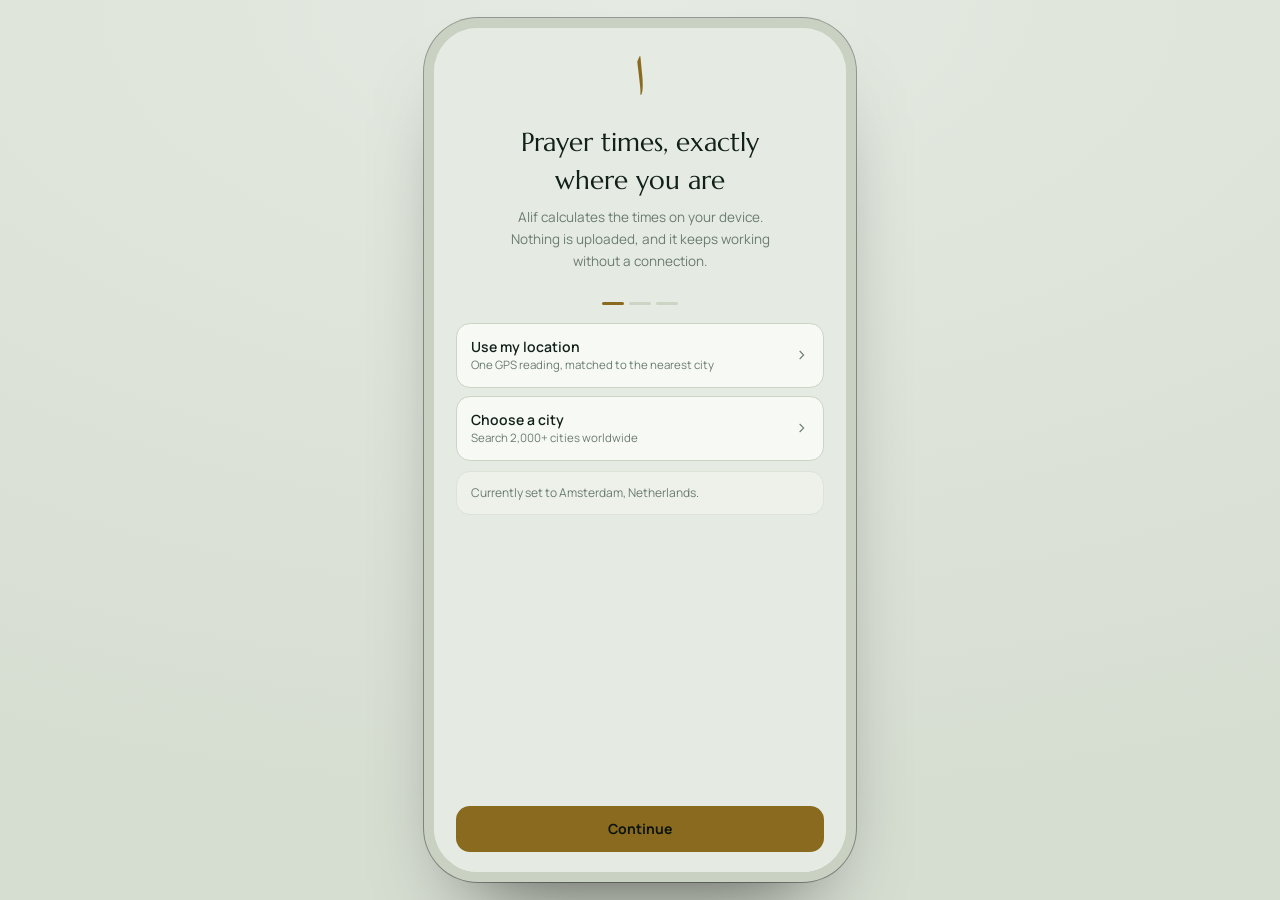
<file: alif/index.html>
<!doctype html>
<html lang="en">
<head>
<meta charset="utf-8">
<meta name="viewport" content="width=device-width, initial-scale=1, viewport-fit=cover">
<meta name="theme-color" content="#08120F">
<title>Alif — Quran &amp; Prayer Times</title>
<link rel="preconnect" href="https://fonts.googleapis.com">
<link rel="preconnect" href="https://fonts.gstatic.com" crossorigin>
<link rel="stylesheet" href="https://fonts.googleapis.com/css2?family=Marcellus&family=Manrope:wght@400;500;600;700&family=Amiri+Quran&family=Amiri:wght@400;700&display=swap">
<style>
/* ===================================================== design tokens ==== */
:root{
  /* Light: limestone ground with a green bias; brass darkened to hold contrast */
  --ground:#E5EAE2; --ground-edge:#D6DDD1;
  --surface:#F7F9F4; --surface-2:#EDF1E9; --surface-3:#E1E7DC;
  --line:#CCD4C6; --line-soft:#DDE3D7;
  --text:#12201A; --text-2:#3B4B41; --muted:#6B7C71;
  --brass:#8A6A1E; --brass-2:#A98430; --brass-wash:#EFE6CF;
  --jade:#2C7A55; --jade-wash:#DCEBE1;
  --clay:#A54F39; --clay-wash:#F1DED7;
  --dusk:#4B5D95; --dusk-wash:#DEE2F0;
  --shadow:0 1px 2px rgba(18,32,26,.05), 0 10px 30px -16px rgba(18,32,26,.35);
  --tab-bg:rgba(247,249,244,.88);
  --scrim:rgba(18,32,26,.32);
  --frame:#C9D1C3;
  color-scheme:light;
}
@media (prefers-color-scheme:dark){
  :root:not([data-theme="light"]){
    --ground:#08120F; --ground-edge:#040A08;
    --surface:#0F1B16; --surface-2:#152420; --surface-3:#1D302A;
    --line:#22352E; --line-soft:#182821;
    --text:#E8EFE9; --text-2:#B7C7BD; --muted:#7E948A;
    --brass:#C9A24B; --brass-2:#E2C68C; --brass-wash:#241E10;
    --jade:#4E9A78; --jade-wash:#122A20;
    --clay:#C0705A; --clay-wash:#2B1712;
    --dusk:#7C8CC4; --dusk-wash:#151B2E;
    --shadow:0 1px 0 rgba(255,255,255,.03), 0 22px 44px -26px #000;
    --tab-bg:rgba(8,18,15,.86);
    --scrim:rgba(0,0,0,.55);
    --frame:#151F1B;
    color-scheme:dark;
  }
}
:root[data-theme="dark"]{
  --ground:#08120F; --ground-edge:#040A08;
  --surface:#0F1B16; --surface-2:#152420; --surface-3:#1D302A;
  --line:#22352E; --line-soft:#182821;
  --text:#E8EFE9; --text-2:#B7C7BD; --muted:#7E948A;
  --brass:#C9A24B; --brass-2:#E2C68C; --brass-wash:#241E10;
  --jade:#4E9A78; --jade-wash:#122A20;
  --clay:#C0705A; --clay-wash:#2B1712;
  --dusk:#7C8CC4; --dusk-wash:#151B2E;
  --shadow:0 1px 0 rgba(255,255,255,.03), 0 22px 44px -26px #000;
  --tab-bg:rgba(8,18,15,.86);
  --scrim:rgba(0,0,0,.55);
  --frame:#151F1B;
  color-scheme:dark;
}

*,*::before,*::after{box-sizing:border-box}
html,body{height:100%}
body{
  margin:0; background:var(--ground); color:var(--text);
  font-family:"Manrope",-apple-system,BlinkMacSystemFont,"Segoe UI",sans-serif;
  font-size:15px; line-height:1.45;
  -webkit-font-smoothing:antialiased; text-rendering:optimizeLegibility;
  overscroll-behavior:none;
}
button,input,select,textarea{font:inherit;color:inherit}
button{background:none;border:0;padding:0;cursor:pointer}
:focus-visible{outline:2px solid var(--brass);outline-offset:2px;border-radius:6px}
img{max-width:100%}
[hidden]{display:none !important}

/* ======================================================= device frame === */
.stage{min-height:100dvh;display:flex;align-items:center;justify-content:center;
  background:radial-gradient(120% 90% at 50% 0%,var(--ground) 0%,var(--ground-edge) 100%);padding:0}
.device{width:100%;max-width:100%;height:100dvh;position:relative;background:var(--ground);overflow:hidden}
@media (min-width:900px) and (min-height:760px){
  .stage{padding:28px}
  .device{width:412px;height:min(880px,calc(100dvh - 56px));border-radius:44px;
    box-shadow:0 0 0 10px var(--frame),0 0 0 11px rgba(0,0,0,.35),0 50px 90px -40px rgba(0,0,0,.7);}
  .device::after{content:"";position:absolute;top:10px;left:50%;transform:translateX(-50%);
    width:104px;height:26px;border-radius:16px;background:#05100C;z-index:60;opacity:.9}
}
.app{position:absolute;inset:0;display:flex;flex-direction:column;overflow:hidden}

/* ============================================================ screens === */
.screens{flex:1;position:relative;overflow:hidden}
.screen{position:absolute;inset:0;overflow-y:auto;overflow-x:hidden;
  -webkit-overflow-scrolling:touch;padding:0 0 96px;display:none;scrollbar-width:thin}
.screen.is-active{display:block;animation:fade .28s ease both}
@keyframes fade{from{opacity:0;transform:translateY(6px)}to{opacity:1;transform:none}}
@media (prefers-reduced-motion:reduce){.screen.is-active{animation:none}*{transition-duration:.01ms !important}}
.screen::-webkit-scrollbar{width:6px}
.screen::-webkit-scrollbar-thumb{background:var(--line);border-radius:3px}
.pad{padding-inline:18px}

/* ============================================================== typo ==== */
.display{font-family:"Marcellus",Georgia,serif;font-weight:400;letter-spacing:.01em}
.eyebrow{font-size:10.5px;letter-spacing:.16em;text-transform:uppercase;color:var(--muted);font-weight:600}
.num{font-variant-numeric:tabular-nums;font-feature-settings:"tnum" 1}
h1,h2,h3{margin:0;font-weight:600;text-wrap:balance}

/* ============================================================ topbar ==== */
.topbar{display:flex;align-items:center;gap:12px;padding:calc(env(safe-area-inset-top) + 14px) 18px 10px}
.topbar .loc{flex:1;min-width:0}
.topbar .loc b{display:block;font-weight:600;font-size:15px;white-space:nowrap;overflow:hidden;text-overflow:ellipsis}
.topbar .loc span{display:block;font-size:11.5px;color:var(--muted)}
.iconbtn{width:36px;height:36px;border-radius:12px;display:grid;place-items:center;
  background:var(--surface-2);border:1px solid var(--line-soft);color:var(--text-2);flex:none}
.iconbtn:active{transform:scale(.94)}
.iconbtn svg{width:18px;height:18px;stroke:currentColor;fill:none;stroke-width:1.6;stroke-linecap:round;stroke-linejoin:round}

/* ============================================================= sky ====== */
.sky{position:relative;margin:6px 14px 0;border-radius:26px;overflow:hidden;
  border:1px solid var(--line-soft);background:var(--surface);box-shadow:var(--shadow);isolation:isolate}
.sky-bg{position:absolute;inset:0;z-index:0;transition:background 1.2s linear;
  background:linear-gradient(170deg,var(--sky-a,#1B3350) 0%,var(--sky-b,#0F1B16) 78%)}
.sky-bg::after{content:"";position:absolute;inset:0;opacity:.5;
  background:radial-gradient(90% 60% at 78% 8%,rgba(255,255,255,.16),transparent 60%)}
.sky-in{position:relative;z-index:1;padding:20px 20px 18px;color:#F2F6F1}
.sky-in .eyebrow{color:rgba(242,246,241,.66)}
.next-name{font-size:30px;line-height:1.1;margin:6px 0 2px;color:#fff}
.count{font-size:44px;line-height:1;letter-spacing:.02em;color:#fff;margin-top:8px}
.count small{font-size:14px;letter-spacing:.06em;opacity:.7;margin-left:2px;font-family:"Manrope",sans-serif}
.count-sub{font-size:12.5px;color:rgba(242,246,241,.74);margin-top:8px}
.arc{margin-top:14px;width:100%;height:76px;display:block;overflow:visible}
.arc .track{stroke:rgba(255,255,255,.22);stroke-width:2;fill:none}
.arc .prog{stroke:#F3D89A;stroke-width:2.5;fill:none;stroke-linecap:round}
.arc .tick{fill:rgba(255,255,255,.55)}
.arc .tick.done{fill:#F3D89A}
.arc .lbl{fill:rgba(242,246,241,.72);font-size:8.5px;letter-spacing:.08em;text-transform:uppercase;
  font-family:"Manrope",sans-serif;font-weight:600}
.arc .sun{fill:#FFF3D6;filter:drop-shadow(0 0 6px rgba(255,220,150,.9))}

/* ============================================================ cards ===== */
.card{background:var(--surface);border:1px solid var(--line-soft);border-radius:20px;margin:14px;box-shadow:var(--shadow)}
.card-h{display:flex;align-items:center;gap:10px;padding:14px 16px 8px}
.card-h h2{font-size:13px;letter-spacing:.02em}
.card-h .more{margin-left:auto;font-size:12px;color:var(--brass);font-weight:600}

/* prayer rows */
.prow{display:flex;align-items:center;gap:12px;padding:11px 16px;border-top:1px solid var(--line-soft);position:relative;text-align:left}
.prow:first-of-type{border-top:0}
.prow .glyph{width:30px;height:30px;border-radius:10px;display:grid;place-items:center;flex:none;
  background:var(--surface-2);color:var(--muted)}
.prow .glyph svg{width:16px;height:16px;stroke:currentColor;fill:none;stroke-width:1.5;stroke-linecap:round;stroke-linejoin:round}
.prow .nm{flex:1;min-width:0}
.prow .nm b{display:block;font-weight:600;font-size:14.5px}
.prow .nm span{display:block;font-size:11px;color:var(--muted)}
.prow .tm{font-size:15px;font-weight:600;letter-spacing:.01em}
.prow.is-now{background:linear-gradient(90deg,var(--brass-wash),transparent 70%)}
.prow.is-now .glyph{background:var(--brass);color:#0B140F}
.prow.is-now::before{content:"";position:absolute;left:0;top:6px;bottom:6px;width:3px;border-radius:0 3px 3px 0;background:var(--brass)}
.prow.is-past .tm,.prow.is-past .nm b{color:var(--muted)}
.prow .bell{width:30px;height:30px;border-radius:9px;display:grid;place-items:center;color:var(--muted);flex:none}
.prow .bell[data-on="1"]{color:var(--brass)}
.prow .bell svg{width:16px;height:16px;stroke:currentColor;fill:none;stroke-width:1.5}
.prow .logdot{width:26px;height:26px;border-radius:50%;border:1.5px dashed var(--line);flex:none;display:grid;place-items:center;
  font-size:11px;font-weight:700;color:var(--muted)}
.prow .logdot[data-s="jamaah"]{background:var(--jade);border:0;color:#fff}
.prow .logdot[data-s="ontime"]{background:var(--jade-wash);border:1.5px solid var(--jade);color:var(--jade)}
.prow .logdot[data-s="late"]{background:var(--dusk-wash);border:1.5px solid var(--dusk);color:var(--dusk)}
.prow .logdot[data-s="qada"]{background:var(--clay-wash);border:1.5px solid var(--clay);color:var(--clay)}
.prow .logdot[data-s="missed"]{background:var(--clay);border:0;color:#fff}

/* meta strip */
.strip{display:grid;grid-template-columns:repeat(3,1fr);gap:1px;background:var(--line-soft);
  border-radius:16px;overflow:hidden;margin:14px}
.strip div,.strip button{background:var(--surface);padding:12px 10px;text-align:center;width:100%}
.strip.tools button{display:flex;flex-direction:column;align-items:center;gap:5px}
.strip.tools button:active{background:var(--surface-2)}
.strip b{display:block;font-size:15px;font-weight:600;margin-top:3px}
.strip span{font-size:10px;letter-spacing:.12em;text-transform:uppercase;color:var(--muted);font-weight:600}

/* ayah of the day */
.ayah-card{margin:14px;padding:18px 18px 16px;border-radius:20px;border:1px solid var(--line-soft);
  background:linear-gradient(160deg,var(--surface-2),var(--surface));box-shadow:var(--shadow)}
.ayah-ar{font-family:"Amiri Quran","Amiri",serif;font-size:22px;line-height:2.1;direction:rtl;text-align:right;margin:10px 0 12px;color:var(--text)}
.ayah-tx{font-size:13.5px;line-height:1.6;color:var(--text-2)}
.ayah-rf{margin-top:10px;font-size:11.5px;color:var(--brass);font-weight:600}

/* ============================================================ tabbar ==== */
.tabbar{position:absolute;left:0;right:0;bottom:0;z-index:50;display:grid;grid-template-columns:repeat(5,1fr);
  gap:2px;padding:8px 6px calc(env(safe-area-inset-bottom) + 8px);
  background:var(--tab-bg);backdrop-filter:blur(18px);-webkit-backdrop-filter:blur(18px);
  border-top:1px solid var(--line-soft)}
.tab{display:flex;flex-direction:column;align-items:center;gap:3px;padding:5px 0 3px;color:var(--muted);border-radius:12px}
.tab svg{width:21px;height:21px;stroke:currentColor;fill:none;stroke-width:1.5;stroke-linecap:round;stroke-linejoin:round}
.tab span{font-size:9.5px;letter-spacing:.05em;font-weight:600}
.tab.is-active{color:var(--brass)}
.tab.is-active svg{stroke-width:1.9}

/* ============================================================ generic === */
.section-title{padding:18px 18px 6px;font-size:11px;letter-spacing:.16em;text-transform:uppercase;color:var(--muted);font-weight:600}
.list{background:var(--surface);border:1px solid var(--line-soft);border-radius:18px;margin:0 14px;overflow:hidden}
.li{display:flex;align-items:center;gap:12px;padding:12px 15px;border-top:1px solid var(--line-soft);width:100%;text-align:left}
.li:first-child{border-top:0}
.li .t{flex:1;min-width:0}
.li .t b{display:block;font-weight:500;font-size:14.5px}
.li .t span{display:block;font-size:11.5px;color:var(--muted)}
.li .v{font-size:13px;color:var(--muted);text-align:right;max-width:52%;white-space:nowrap;overflow:hidden;text-overflow:ellipsis}
.li .chev{width:16px;height:16px;stroke:var(--muted);fill:none;stroke-width:1.6;flex:none}
.badge{font-size:10px;font-weight:700;letter-spacing:.08em;text-transform:uppercase;padding:3px 7px;border-radius:6px;
  background:var(--surface-3);color:var(--muted)}
.badge.mecca{background:var(--brass-wash);color:var(--brass)}
.badge.medina{background:var(--jade-wash);color:var(--jade)}

/* switch */
.sw{width:44px;height:26px;border-radius:14px;background:var(--surface-3);position:relative;flex:none;transition:background .18s}
.sw::after{content:"";position:absolute;top:3px;left:3px;width:20px;height:20px;border-radius:50%;background:#fff;
  box-shadow:0 1px 3px rgba(0,0,0,.3);transition:transform .18s}
.sw[data-on="1"]{background:var(--jade)}
.sw[data-on="1"]::after{transform:translateX(18px)}

/* segmented */
.seg{display:flex;gap:2px;background:var(--surface-2);border:1px solid var(--line-soft);border-radius:12px;padding:3px;margin:0 14px}
.seg button{flex:1;padding:7px 4px;border-radius:9px;font-size:12.5px;font-weight:600;color:var(--muted)}
.seg button.is-on{background:var(--surface);color:var(--text);box-shadow:var(--shadow)}

/* ============================================================= qibla ==== */
.compass-wrap{display:flex;flex-direction:column;align-items:center;padding:8px 18px 0}
.compass{width:min(300px,78vw);aspect-ratio:1;position:relative;margin-top:8px}
.compass svg{width:100%;height:100%;overflow:visible}
.c-ring{fill:none;stroke:var(--line);stroke-width:1}
.c-face{fill:var(--surface)}
.c-tick{stroke:var(--line);stroke-width:1}
.c-tick.major{stroke:var(--muted);stroke-width:1.6}
.c-card{fill:var(--muted);font-size:9px;font-weight:700;letter-spacing:.1em;font-family:"Manrope",sans-serif}
.c-card.n{fill:var(--clay)}
.c-needle{fill:var(--brass)}
.c-kaaba{fill:var(--text)}
.qibla-read{text-align:center;margin-top:18px}
.qibla-read .deg{font-size:40px;line-height:1}
.qibla-read .sub{font-size:12.5px;color:var(--muted);margin-top:4px}
.aligned{color:var(--jade);font-weight:700}

/* =========================================================== tracker ==== */
.streak{margin:14px;padding:18px;border-radius:20px;border:1px solid var(--line-soft);box-shadow:var(--shadow);
  background:linear-gradient(150deg,var(--brass-wash),var(--surface) 70%);display:flex;align-items:center;gap:16px}
.streak .big{font-size:42px;line-height:1;color:var(--brass)}
.streak .txt{flex:1}
.streak .txt b{display:block;font-size:14px}
.streak .txt span{font-size:12px;color:var(--muted)}
.heat{display:grid;grid-template-rows:repeat(7,1fr);grid-auto-flow:column;grid-auto-columns:1fr;gap:4px;padding:4px 16px 16px}
.heat i{aspect-ratio:1;border-radius:5px;background:var(--surface-2);display:block;position:relative}
.heat i[data-n="1"]{background:color-mix(in oklab,var(--jade) 22%,var(--surface-2))}
.heat i[data-n="2"]{background:color-mix(in oklab,var(--jade) 40%,var(--surface-2))}
.heat i[data-n="3"]{background:color-mix(in oklab,var(--jade) 58%,var(--surface-2))}
.heat i[data-n="4"]{background:color-mix(in oklab,var(--jade) 76%,var(--surface-2))}
.heat i[data-n="5"]{background:var(--jade)}
.heat i.today{box-shadow:0 0 0 2px var(--brass)}
.heat-legend{display:flex;align-items:center;gap:6px;padding:0 16px 14px;font-size:10.5px;color:var(--muted)}
.heat-legend i{width:11px;height:11px;border-radius:3px;display:block;background:var(--surface-2)}
.bars{display:flex;align-items:flex-end;gap:8px;height:110px;padding:12px 16px 6px}
.bars div{flex:1;display:flex;flex-direction:column;justify-content:flex-end;align-items:center;gap:6px;height:100%}
.bars .b{width:100%;border-radius:6px 6px 3px 3px;background:var(--jade);min-height:3px;transition:height .4s ease}
.bars .b.low{background:var(--clay)}
.bars .b.mid{background:var(--brass)}
.bars span{font-size:9.5px;color:var(--muted);font-weight:600}
.statgrid{display:grid;grid-template-columns:1fr 1fr;gap:1px;background:var(--line-soft);border-radius:16px;overflow:hidden;margin:14px}
.statgrid div{background:var(--surface);padding:14px}
.statgrid b{display:block;font-size:22px;font-weight:600;font-family:"Marcellus",serif}
.statgrid span{font-size:10.5px;letter-spacing:.1em;text-transform:uppercase;color:var(--muted);font-weight:600}
.pct-row{display:flex;align-items:center;gap:10px;padding:9px 16px}
.pct-row .nmm{width:58px;font-size:13px;font-weight:600}
.pct-row .barw{flex:1;height:7px;border-radius:4px;background:var(--surface-2);overflow:hidden}
.pct-row .barf{height:100%;border-radius:4px;background:var(--jade)}
.pct-row .val{width:38px;text-align:right;font-size:12px;color:var(--muted);font-weight:600}

/* ============================================================= quran ==== */
.searchbar{margin:6px 14px 10px;display:flex;align-items:center;gap:9px;background:var(--surface-2);
  border:1px solid var(--line-soft);border-radius:13px;padding:9px 12px}
.searchbar input{flex:1;border:0;background:none;outline:none;font-size:14px}
.searchbar svg{width:16px;height:16px;stroke:var(--muted);fill:none;stroke-width:1.7}
.surah{display:flex;align-items:center;gap:13px;padding:11px 15px;border-top:1px solid var(--line-soft);width:100%;text-align:left}
.surah:first-child{border-top:0}
.surah .idx{width:34px;height:34px;flex:none;display:grid;place-items:center;font-size:11.5px;font-weight:700;color:var(--brass)}
.surah .idx::before{content:"";position:absolute;width:34px;height:34px;border:1px solid var(--brass);opacity:.35;
  transform:rotate(45deg);border-radius:8px}
.surah .idxw{position:relative;display:grid;place-items:center;width:34px;height:34px;flex:none}
.surah .info{flex:1;min-width:0}
.surah .info b{display:block;font-size:14.5px;font-weight:600}
.surah .info span{display:block;font-size:11.5px;color:var(--muted)}
.surah .arname{font-family:"Amiri","Amiri Quran",serif;font-size:19px;color:var(--text-2);white-space:nowrap}

.reader{position:absolute;left:0;right:0;top:0;bottom:calc(env(safe-area-inset-bottom) + 61px);
  background:var(--ground);z-index:45;display:flex;flex-direction:column;
  transform:translateX(100%);transition:transform .3s cubic-bezier(.32,.72,0,1)}
.reader.is-open{transform:none}
.reader-top{display:flex;align-items:center;gap:10px;padding:calc(env(safe-area-inset-top) + 12px) 14px 10px;
  border-bottom:1px solid var(--line-soft);background:var(--surface)}
.reader-top .ttl{flex:1;min-width:0;text-align:center}
.reader-top .ttl b{display:block;font-size:14.5px;font-weight:600}
.reader-top .ttl span{display:block;font-size:11px;color:var(--muted)}
.reader-body{flex:1;overflow-y:auto;padding:0 0 78px}
.bism{text-align:center;font-family:"Amiri Quran","Amiri",serif;font-size:23px;padding:22px 24px 6px;color:var(--brass)}
.surah-plate{margin:14px;padding:16px;border:1px solid var(--brass);border-radius:16px;text-align:center;
  background:var(--brass-wash)}
.surah-plate .ar{font-family:"Amiri","Amiri Quran",serif;font-size:26px;color:var(--text)}
.surah-plate .meta{font-size:11.5px;color:var(--muted);margin-top:4px}
.ayah{padding:16px 18px;border-bottom:1px solid var(--line-soft)}
.ayah:target,.ayah.is-hl{background:var(--brass-wash)}
.ayah-head{display:flex;align-items:center;gap:8px;margin-bottom:10px}
.ayah-no{font-size:10.5px;font-weight:700;color:var(--brass);letter-spacing:.06em;
  border:1px solid var(--brass);border-radius:20px;padding:2px 8px}
.ayah-head .sp{flex:1}
.ayah-head button{width:28px;height:28px;border-radius:8px;display:grid;place-items:center;color:var(--muted)}
.ayah-head button svg{width:15px;height:15px;stroke:currentColor;fill:none;stroke-width:1.6;stroke-linecap:round;stroke-linejoin:round}
.ayah-head button.on{color:var(--brass)}
.ayah-head button.on svg{fill:currentColor}
.ar-text{font-family:"Amiri Quran","Amiri",serif;direction:rtl;text-align:right;
  font-size:var(--ar-size,26px);line-height:2.15;color:var(--text)}
.tr-text{font-size:calc(var(--tx-size,14px) - 1px);color:var(--muted);font-style:italic;margin-top:10px;line-height:1.6}
.tx-text{font-size:var(--tx-size,14px);color:var(--text-2);margin-top:10px;line-height:1.65;max-width:62ch}
.sajda-tag{display:inline-flex;align-items:center;gap:5px;font-size:10px;font-weight:700;letter-spacing:.08em;
  text-transform:uppercase;color:var(--clay);margin-top:8px}
.reader-foot{position:absolute;left:0;right:0;bottom:0;display:flex;gap:8px;padding:10px 14px;
  background:var(--tab-bg);backdrop-filter:blur(16px);border-top:1px solid var(--line-soft)}
.reader-foot button{flex:1;padding:10px;border-radius:12px;background:var(--surface-2);border:1px solid var(--line-soft);
  font-size:12.5px;font-weight:600;color:var(--text-2)}
.reader-foot button:disabled{opacity:.35}

/* ============================================================ sheets ==== */
.scrim{position:absolute;inset:0;background:var(--scrim);z-index:70;opacity:0;pointer-events:none;transition:opacity .25s}
.scrim.is-open{opacity:1;pointer-events:auto}
.sheet{position:absolute;left:0;right:0;bottom:0;z-index:80;background:var(--surface);
  border-radius:24px 24px 0 0;border-top:1px solid var(--line);max-height:88%;display:flex;flex-direction:column;
  transform:translateY(101%);transition:transform .3s cubic-bezier(.32,.72,0,1);box-shadow:0 -20px 50px -30px rgba(0,0,0,.6)}
.sheet.is-open{transform:none}
.sheet-grab{width:38px;height:4px;border-radius:2px;background:var(--line);margin:9px auto 4px;flex:none}
.sheet-h{display:flex;align-items:center;gap:10px;padding:6px 18px 10px}
.sheet-h h3{flex:1;font-size:15px;font-weight:600}
.sheet-h button{font-size:13px;font-weight:600;color:var(--brass)}
.sheet-body{overflow-y:auto;padding:0 0 calc(env(safe-area-inset-bottom) + 18px)}
.opt{display:flex;align-items:center;gap:12px;width:100%;text-align:left;padding:12px 18px;border-top:1px solid var(--line-soft)}
.opt .t{flex:1}
.opt .t b{display:block;font-weight:500;font-size:14px}
.opt .t span{display:block;font-size:11.5px;color:var(--muted)}
.opt .tick{width:18px;height:18px;stroke:var(--brass);fill:none;stroke-width:2.2;opacity:0}
.opt.is-on .tick{opacity:1}
.opt.is-on .t b{color:var(--brass);font-weight:600}

/* stepper */
.stepper{display:flex;align-items:center;gap:2px;background:var(--surface-2);border-radius:10px;padding:2px}
.stepper button{width:30px;height:28px;border-radius:8px;font-size:16px;font-weight:600;color:var(--text-2);display:grid;place-items:center}
.stepper b{min-width:52px;text-align:center;font-size:13px;font-variant-numeric:tabular-nums}

/* tasbih */
.tasbih{display:flex;flex-direction:column;align-items:center;padding:10px 18px 0}
.beadbtn{width:min(230px,62vw);aspect-ratio:1;border-radius:50%;margin:14px 0 4px;position:relative;
  background:radial-gradient(120% 120% at 30% 25%,var(--surface-2),var(--surface-3));
  border:1px solid var(--line);box-shadow:var(--shadow),inset 0 1px 0 rgba(255,255,255,.08);
  display:grid;place-items:center}
.beadbtn:active{transform:scale(.98)}
.beadbtn .n{font-size:56px;line-height:1;font-family:"Marcellus",serif;color:var(--brass)}
.beadbtn .of{font-size:12px;color:var(--muted);margin-top:6px;letter-spacing:.1em}
.dhikr-ar{font-family:"Amiri Quran","Amiri",serif;font-size:26px;text-align:center;margin-top:6px}
.dhikr-tr{font-size:12.5px;color:var(--muted);text-align:center}

/* misc */
.note{margin:14px;padding:12px 14px;border-radius:14px;background:var(--surface-2);border:1px solid var(--line-soft);
  font-size:12px;color:var(--muted);line-height:1.5}
.btn{display:block;width:calc(100% - 28px);margin:14px;padding:13px;border-radius:14px;background:var(--brass);
  color:#0B140F;font-weight:700;font-size:14px;text-align:center}
.btn.ghost{background:var(--surface-2);color:var(--text-2);border:1px solid var(--line)}
.btn.danger{background:var(--clay-wash);color:var(--clay);border:1px solid var(--clay)}
.toast{position:absolute;left:50%;bottom:96px;transform:translate(-50%,14px);z-index:90;background:var(--text);
  color:var(--ground);padding:10px 16px;border-radius:12px;font-size:13px;font-weight:600;opacity:0;
  pointer-events:none;transition:opacity .2s,transform .2s;max-width:86%;text-align:center}
.toast.is-on{opacity:1;transform:translate(-50%,0)}
.empty{text-align:center;padding:36px 24px;color:var(--muted);font-size:13px;line-height:1.6}
.empty .mark{font-family:"Amiri","Amiri Quran",serif;font-size:40px;color:var(--line);display:block;margin-bottom:8px}
.cal{display:grid;grid-template-columns:repeat(7,1fr);gap:4px;padding:6px 16px 16px}
.cal .dow{font-size:9.5px;text-align:center;color:var(--muted);font-weight:700;letter-spacing:.06em;padding-bottom:4px}
.cal .day{aspect-ratio:1;border-radius:9px;background:var(--surface-2);display:flex;flex-direction:column;
  align-items:center;justify-content:center;gap:2px;font-size:11px;color:var(--text-2);position:relative}
.cal .day.blank{background:none}
.cal .day.today{box-shadow:0 0 0 1.5px var(--brass)}
.cal .day .pips{display:flex;gap:1.5px}
.cal .day .pips i{width:3px;height:3px;border-radius:50%;background:var(--jade)}
.mtable{width:100%;border-collapse:collapse;font-size:12.5px}
.mtable th,.mtable td{padding:7px 4px;text-align:center;border-top:1px solid var(--line-soft);font-variant-numeric:tabular-nums}
.mtable th{font-size:9.5px;letter-spacing:.08em;text-transform:uppercase;color:var(--muted);font-weight:700;border:0}
.mtable td:first-child,.mtable th:first-child{text-align:left;padding-left:14px}
.mtable tr.today td{background:var(--brass-wash);font-weight:700}
.tblwrap{overflow-x:auto;margin:0 0 10px}

/* ===================================================== names & calendar = */
.name-row{display:flex;align-items:center;gap:13px;padding:12px 15px;border-top:1px solid var(--line-soft);width:100%;text-align:left}
.name-row:first-child{border-top:0}
.name-row .no{width:30px;height:30px;flex:none;display:grid;place-items:center;font-size:11px;font-weight:700;
  color:var(--brass);border:1px solid var(--brass);border-radius:50%;opacity:.75}
.name-row .info{flex:1;min-width:0}
.name-row .info b{display:block;font-size:14px;font-weight:600}
.name-row .info span{display:block;font-size:11.5px;color:var(--muted)}
.name-row .ar{font-family:"Amiri","Amiri Quran",serif;font-size:24px;color:var(--text);white-space:nowrap}
.name-hero{margin:14px;padding:22px 18px;border-radius:20px;text-align:center;border:1px solid var(--brass);
  background:linear-gradient(160deg,var(--brass-wash),var(--surface) 75%)}
.name-hero .ar{font-family:"Amiri","Amiri Quran",serif;font-size:46px;line-height:1.5;color:var(--text)}
.name-hero .tl{font-size:15px;font-weight:600;margin-top:2px}
.name-hero .mn{font-size:13px;color:var(--brass);font-weight:600;margin-top:2px}
.hcal{display:grid;grid-template-columns:repeat(7,1fr);gap:4px;padding:6px 14px 14px}
.hcal .dow{font-size:9.5px;text-align:center;color:var(--muted);font-weight:700;letter-spacing:.06em;padding-bottom:4px}
.hcal .cell{aspect-ratio:.92;border-radius:10px;background:var(--surface-2);display:flex;flex-direction:column;
  align-items:center;justify-content:center;gap:1px;position:relative;border:1px solid transparent}
.hcal .cell.blank{background:none}
.hcal .cell b{font-size:14px;font-weight:600;font-variant-numeric:tabular-nums}
.hcal .cell span{font-size:9px;color:var(--muted)}
.hcal .cell.friday{background:var(--jade-wash)}
.hcal .cell.today{border-color:var(--brass);background:var(--brass-wash)}
.hcal .cell.event::after{content:"";position:absolute;top:5px;right:5px;width:5px;height:5px;border-radius:50%;background:var(--clay)}
.evrow{display:flex;align-items:center;gap:12px;padding:11px 15px;border-top:1px solid var(--line-soft)}
.evrow:first-child{border-top:0}
.evrow .t{flex:1;min-width:0}
.evrow .t b{display:block;font-size:14px;font-weight:600}
.evrow .t span{display:block;font-size:11.5px;color:var(--muted)}
.evrow .cd{font-size:12px;font-weight:700;color:var(--brass);text-align:right;white-space:nowrap}
.evrow.is-today{background:var(--brass-wash)}

/* ============================================================ onboarding */
.onboard{position:absolute;inset:0;z-index:95;background:var(--ground);display:flex;flex-direction:column;
  padding:calc(env(safe-area-inset-top) + 26px) 22px calc(env(safe-area-inset-bottom) + 20px)}
.onboard .mark{font-family:"Amiri","Amiri Quran",serif;font-size:56px;color:var(--brass);text-align:center;line-height:1}
.onboard h2{font-family:"Marcellus",Georgia,serif;font-size:26px;font-weight:400;text-align:center;margin-top:14px}
.onboard p{text-align:center;color:var(--muted);font-size:13.5px;margin-top:8px;max-width:34ch;margin-inline:auto;line-height:1.6}
.onboard .steps{display:flex;gap:5px;justify-content:center;margin-top:16px}
.onboard .steps i{width:22px;height:3px;border-radius:2px;background:var(--line);display:block}
.onboard .steps i.on{background:var(--brass)}
.onboard .ob-body{flex:1;overflow-y:auto;margin-top:18px}
.onboard .ob-foot{display:flex;gap:10px;padding-top:12px}
.onboard .ob-foot .btn{margin:0;width:auto;flex:1}
.ob-choice{display:flex;align-items:center;gap:12px;width:100%;text-align:left;padding:13px 14px;border-radius:14px;
  border:1px solid var(--line);background:var(--surface);margin-bottom:8px}
.ob-choice.is-on{border-color:var(--brass);background:var(--brass-wash)}
.ob-choice .t{flex:1}
.ob-choice .t b{display:block;font-size:14px;font-weight:600}
.ob-choice .t span{display:block;font-size:11.5px;color:var(--muted)}

/* Ramadan card */
.ramadan{margin:14px;padding:16px 18px;border-radius:20px;border:1px solid var(--brass);
  background:linear-gradient(150deg,var(--brass-wash),var(--surface) 75%);display:flex;align-items:center;gap:16px}
.ramadan .lbl{flex:1}
.ramadan .lbl b{display:block;font-size:14px}
.ramadan .lbl span{font-size:11.5px;color:var(--muted)}
.ramadan .cd{font-family:"Marcellus",serif;font-size:26px;color:var(--brass);font-variant-numeric:tabular-nums}
</style>
</head>
<body>
<div class="stage">
<div class="device">
<div class="app" id="app">
  <div class="screens" id="screens">

    <!-- ============================================ TODAY -->
    <section class="screen is-active" data-screen="today" id="s-today">
      <header class="topbar">
        <button class="iconbtn" id="btn-location" aria-label="Change location">
          <svg viewBox="0 0 24 24"><path d="M12 21s7-5.6 7-11a7 7 0 1 0-14 0c0 5.4 7 11 7 11Z"/><circle cx="12" cy="10" r="2.6"/></svg>
        </button>
        <div class="loc">
          <b id="loc-name">Amsterdam</b>
          <span id="date-line">—</span>
        </div>
        <button class="iconbtn" id="btn-notif" aria-label="Notifications">
          <svg viewBox="0 0 24 24"><path d="M18 15v-4a6 6 0 1 0-12 0v4l-1.6 2.4h15.2Z"/><path d="M10 20a2 2 0 0 0 4 0"/></svg>
        </button>
      </header>

      <div class="sky">
        <div class="sky-bg" id="sky-bg"></div>
        <div class="sky-in">
          <div class="eyebrow" id="next-label">Next prayer</div>
          <div class="next-name display" id="next-name">—</div>
          <div class="count display num" id="countdown">--:--:--</div>
          <div class="count-sub" id="count-sub">—</div>
          <svg class="arc" id="arc" viewBox="0 0 340 76" aria-hidden="true"></svg>
        </div>
      </div>

      <div class="card" id="times-card"></div>

      <div class="strip" id="sun-strip"></div>

      <div class="strip tools" id="tools-strip"></div>

      <div class="ayah-card" id="ayah-card"></div>

      <div class="card" id="event-card" hidden></div>
      <div style="height:8px"></div>
    </section>

    <!-- ============================================ QURAN -->
    <section class="screen" data-screen="quran" id="s-quran">
      <header class="topbar">
        <div class="loc"><b>Quran</b><span id="quran-sub">114 surahs · 6,236 ayahs</span></div>
        <button class="iconbtn" id="btn-quran-settings" aria-label="Reading settings">
          <svg viewBox="0 0 24 24"><path d="M4 7h10M18 7h2M4 12h4M12 12h8M4 17h8M16 17h4"/><circle cx="16" cy="7" r="2"/><circle cx="10" cy="12" r="2"/><circle cx="14" cy="17" r="2"/></svg>
        </button>
      </header>
      <div class="searchbar">
        <svg viewBox="0 0 24 24"><circle cx="11" cy="11" r="6.5"/><path d="m16 16 4 4"/></svg>
        <input id="quran-search" type="search" placeholder="Search surah, juz or ayah text" autocomplete="off">
      </div>
      <div class="seg" id="quran-seg">
        <button data-mode="surah" class="is-on">Surah</button>
        <button data-mode="juz">Juz</button>
        <button data-mode="bookmarks">Saved</button>
      </div>
      <div id="quran-continue"></div>
      <div class="list" id="quran-list" style="margin-top:12px"></div>
      <div style="height:12px"></div>
    </section>

    <!-- ============================================ QIBLA -->
    <section class="screen" data-screen="qibla" id="s-qibla">
      <header class="topbar">
        <div class="loc"><b>Qibla</b><span id="qibla-loc">—</span></div>
        <button class="iconbtn" id="btn-calibrate" aria-label="Calibration help">
          <svg viewBox="0 0 24 24"><circle cx="12" cy="12" r="9"/><path d="M12 16v-4M12 8.5v.01"/></svg>
        </button>
      </header>
      <div class="compass-wrap">
        <div class="compass" id="compass"></div>
        <div class="qibla-read">
          <div class="deg display num" id="qibla-deg">—</div>
          <div class="sub" id="qibla-sub">Direction of the Kaaba from your location</div>
        </div>
      </div>
      <button class="btn" id="btn-compass-start">Enable live compass</button>
      <div class="note" id="qibla-note"></div>
      <div class="strip" id="qibla-strip"></div>
      <div style="height:8px"></div>
    </section>

    <!-- ============================================ TRACKER -->
    <section class="screen" data-screen="tracker" id="s-tracker">
      <header class="topbar">
        <div class="loc"><b>Prayer tracker</b><span id="tracker-sub">—</span></div>
        <button class="iconbtn" id="btn-tracker-cal" aria-label="Month view">
          <svg viewBox="0 0 24 24"><rect x="3.5" y="5" width="17" height="15" rx="3"/><path d="M3.5 10h17M8 3.5v3M16 3.5v3"/></svg>
        </button>
      </header>
      <div class="streak" id="streak-card"></div>
      <div class="card">
        <div class="card-h"><h2 class="eyebrow">Today · tap to cycle status</h2></div>
        <div id="track-today"></div>
      </div>
      <div class="card">
        <div class="card-h"><h2 class="eyebrow">Last 12 weeks</h2><span class="more num" id="heat-total"></span></div>
        <div class="heat" id="heat"></div>
        <div class="heat-legend"><span>Less</span><i data-n="0"></i><i data-n="1"></i><i data-n="2"></i><i data-n="3"></i><i data-n="4"></i><i data-n="5"></i><span>All 5</span></div>
      </div>
      <div class="card">
        <div class="card-h"><h2 class="eyebrow">This week</h2><span class="more num" id="week-pct"></span></div>
        <div class="bars" id="week-bars"></div>
      </div>
      <div class="card">
        <div class="card-h"><h2 class="eyebrow">Consistency by prayer · 30 days</h2></div>
        <div id="pct-rows" style="padding-bottom:10px"></div>
      </div>
      <div class="statgrid" id="stat-grid"></div>
      <div style="height:8px"></div>
    </section>

    <!-- ============================================ MORE -->
    <section class="screen" data-screen="more" id="s-more">
      <header class="topbar">
        <div class="loc"><b>Settings</b><span>Alif · Quran &amp; Prayer Times</span></div>
      </header>
      <div id="more-body"></div>
    </section>

  </div>

      <div class="reader" id="reader">
    <div class="reader-top">
      <button class="iconbtn" id="reader-back" aria-label="Back">
        <svg viewBox="0 0 24 24"><path d="m14 6-6 6 6 6"/></svg>
      </button>
      <div class="ttl"><b id="reader-title">—</b><span id="reader-sub">—</span></div>
      <button class="iconbtn" id="reader-settings" aria-label="Reading settings">
        <svg viewBox="0 0 24 24"><path d="M4 7h10M18 7h2M4 12h4M12 12h8M4 17h8M16 17h4"/><circle cx="16" cy="7" r="2"/><circle cx="10" cy="12" r="2"/><circle cx="14" cy="17" r="2"/></svg>
      </button>
    </div>
    <div class="reader-body" id="reader-body"></div>
    <div class="reader-foot">
      <button id="reader-prev">← Previous</button>
      <button id="reader-next">Next →</button>
    </div>
  </div>

  <div class="reader" id="page">
    <div class="reader-top">
      <button class="iconbtn" id="page-back" aria-label="Back">
        <svg viewBox="0 0 24 24"><path d="m14 6-6 6 6 6"/></svg>
      </button>
      <div class="ttl"><b id="page-title">—</b><span id="page-sub">—</span></div>
      <button class="iconbtn" id="page-action" aria-label="Action" hidden>
        <svg viewBox="0 0 24 24"><circle cx="12" cy="12" r="9"/><path d="M12 8v8M8 12h8"/></svg>
      </button>
    </div>
    <div class="reader-body" id="page-body"></div>
  </div>

  <nav class="tabbar" id="tabbar" role="tablist">
    <button class="tab is-active" data-tab="today" role="tab" aria-selected="true">
      <svg viewBox="0 0 24 24"><path d="M3 14h18M5.5 14a6.5 6.5 0 0 1 13 0"/><path d="M12 3.5v2M4.4 6.9l1.4 1.4M19.6 6.9l-1.4 1.4M2.5 18.5h19"/></svg><span>Today</span>
    </button>
    <button class="tab" data-tab="quran" role="tab" aria-selected="false">
      <svg viewBox="0 0 24 24"><path d="M4 5.5A2.5 2.5 0 0 1 6.5 3H19v14H6.5A2.5 2.5 0 0 0 4 19.5Z"/><path d="M4 19.5A2.5 2.5 0 0 1 6.5 17H19v4H6.5A2.5 2.5 0 0 1 4 19.5Z"/><path d="M11.5 7.5h4"/></svg><span>Quran</span>
    </button>
    <button class="tab" data-tab="qibla" role="tab" aria-selected="false">
      <svg viewBox="0 0 24 24"><circle cx="12" cy="12" r="9"/><path d="m15.2 8.8-2 4.4-4.4 2 2-4.4z"/></svg><span>Qibla</span>
    </button>
    <button class="tab" data-tab="tracker" role="tab" aria-selected="false">
      <svg viewBox="0 0 24 24"><path d="M4 19V9M9.3 19V5M14.7 19v-7M20 19v-4"/></svg><span>Tracker</span>
    </button>
    <button class="tab" data-tab="more" role="tab" aria-selected="false">
      <svg viewBox="0 0 24 24"><circle cx="12" cy="12" r="2.6"/><path d="M19.4 14.6a1.7 1.7 0 0 0 .34 1.87l.06.06a2 2 0 1 1-2.83 2.83l-.06-.06a1.7 1.7 0 0 0-2.87 1.2V21a2 2 0 1 1-4 0v-.1a1.7 1.7 0 0 0-2.93-1.16l-.06.06a2 2 0 1 1-2.83-2.83l.06-.06A1.7 1.7 0 0 0 3.1 14H3a2 2 0 1 1 0-4h.1a1.7 1.7 0 0 0 1.16-2.93l-.06-.06a2 2 0 1 1 2.83-2.83l.06.06A1.7 1.7 0 0 0 10 3.1V3a2 2 0 1 1 4 0v.1a1.7 1.7 0 0 0 2.93 1.16l.06-.06a2 2 0 1 1 2.83 2.83l-.06.06A1.7 1.7 0 0 0 20.9 10H21a2 2 0 1 1 0 4h-.1a1.7 1.7 0 0 0-1.5 .6Z"/></svg><span>More</span>
    </button>
  </nav>

  <div class="scrim" id="scrim"></div>
  <div class="sheet" id="sheet" role="dialog" aria-modal="true" aria-labelledby="sheet-title">
    <div class="sheet-grab"></div>
    <div class="sheet-h"><h3 id="sheet-title">—</h3><button id="sheet-close">Done</button></div>
    <div class="sheet-body" id="sheet-body"></div>
  </div>
  <div class="toast" id="toast"></div>
</div>
</div>
</div>

<script src="data/surahs.js"></script>
<script src="data/cities.js"></script>
<script src="data/names99.js"></script>
<script src="js/times.js"></script>
<script src="js/app.js"></script>
<script src="js/quran.js"></script>
<script src="js/extras.js"></script>
</body>
</html>
</file>
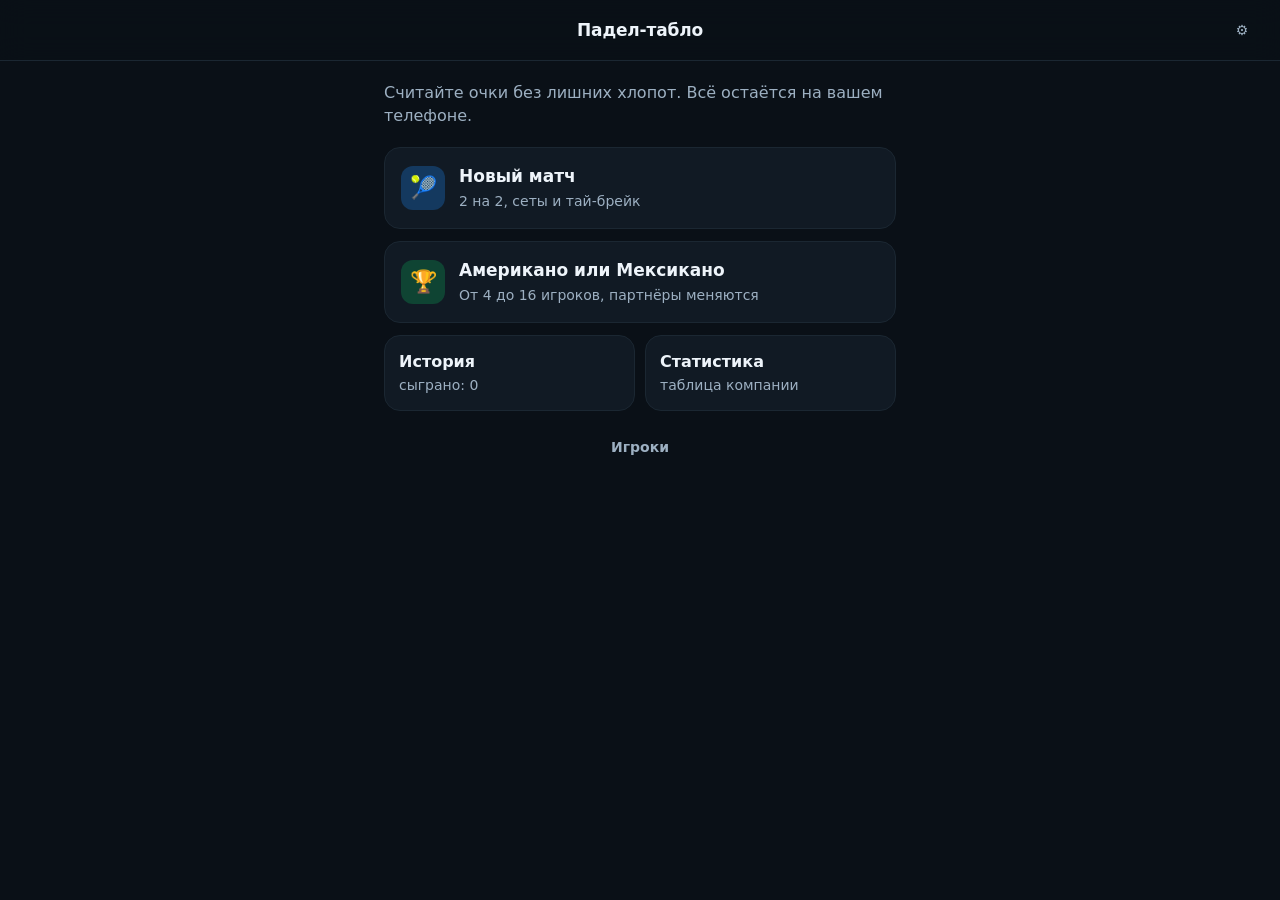
<file: padel/index.html>
<!doctype html>
<html lang="ru">
  <head>
    <meta charset="utf-8" />
    <meta name="viewport" content="width=device-width, initial-scale=1, viewport-fit=cover" />
    <title>Padel scoreboard</title>
    <meta name="description" content="Keep score for padel matches and Americano tournaments. Works offline, free, no account. Russian, English and Dutch." />

    <meta name="theme-color" content="#0a1017" />
    <meta name="apple-mobile-web-app-capable" content="yes" />
    <meta name="mobile-web-app-capable" content="yes" />
    <meta name="apple-mobile-web-app-status-bar-style" content="black-translucent" />
    <meta name="apple-mobile-web-app-title" content="Padel" />

    <link rel="manifest" href="./manifest.webmanifest" />
    <link rel="icon" href="./icons/icon.svg" type="image/svg+xml" />
    <link rel="apple-touch-icon" href="./icons/apple-touch-icon.png" />
    <link rel="stylesheet" href="./css/app.css" />
  </head>
  <body>
    <div id="app">
      <noscript>
        <p style="padding: 24px; text-align: center">
          Deze app heeft JavaScript nodig om de score bij te houden.
        </p>
      </noscript>
    </div>
    <div id="toast" class="toast" role="status" aria-live="polite" hidden></div>
    <script type="module" src="./js/app.js"></script>
  </body>
</html>
</file>
<file: padel/css/app.css>
/* Padel scorebord - dark, high contrast, built for one hand in bright sun. */

:root {
  color-scheme: dark;

  --bg: #0a1017;
  --bg-raised: #111a24;
  --bg-input: #16212e;
  --line: #24323f;
  --line-soft: #1b2732;

  --text: #eef4fa;
  --text-dim: #9db0c2;
  --text-faint: #6b7f92;

  --team-a: #2f81f7;
  --team-a-deep: #14395f;
  --team-b: #21b57a;
  --team-b-deep: #0f4433;

  --accent: #f5b638;
  --danger: #f2585b;

  --radius: 16px;
  --radius-sm: 10px;
  --gap: 12px;
  --pad: 16px;

  --tap: 52px;
  --top: env(safe-area-inset-top, 0px);
  --bottom: env(safe-area-inset-bottom, 0px);
}

* {
  box-sizing: border-box;
  -webkit-tap-highlight-color: transparent;
}

html,
body {
  margin: 0;
  height: 100%;
  overscroll-behavior: none;
}

body {
  background: var(--bg);
  color: var(--text);
  font-family: -apple-system, BlinkMacSystemFont, 'SF Pro Text', 'Segoe UI', system-ui, sans-serif;
  font-size: 16px;
  line-height: 1.45;
  -webkit-font-smoothing: antialiased;
  text-size-adjust: 100%;
}

#app {
  min-height: 100dvh;
  display: flex;
  flex-direction: column;
}

button,
input,
select {
  font: inherit;
  color: inherit;
}

button {
  touch-action: manipulation;
}

h1,
h2,
h3 {
  margin: 0;
  line-height: 1.2;
  letter-spacing: -0.01em;
}

/* ---------- chrome ---------- */

.topbar {
  position: sticky;
  top: 0;
  z-index: 20;
  display: flex;
  align-items: center;
  gap: 8px;
  padding: calc(var(--top) + 10px) var(--pad) 10px;
  background: color-mix(in srgb, var(--bg) 88%, transparent);
  backdrop-filter: blur(14px);
  border-bottom: 1px solid var(--line-soft);
}

.topbar h1 {
  flex: 1;
  font-size: 1.0625rem;
  font-weight: 650;
  text-align: center;
  overflow: hidden;
  text-overflow: ellipsis;
  white-space: nowrap;
}

.icon-btn {
  flex: 0 0 auto;
  min-width: 44px;
  height: 40px;
  padding: 0 12px;
  display: inline-flex;
  align-items: center;
  justify-content: center;
  gap: 6px;
  background: var(--bg-raised);
  border: 1px solid var(--line);
  border-radius: 999px;
  font-size: 0.875rem;
  font-weight: 600;
  color: var(--text-dim);
  cursor: pointer;
}

.icon-btn:active {
  transform: scale(0.96);
}

.icon-btn[disabled] {
  opacity: 0.35;
}

.icon-btn.ghost {
  background: transparent;
  border-color: transparent;
}

.screen {
  flex: 1;
  padding: var(--pad);
  padding-bottom: calc(var(--bottom) + 28px);
  display: flex;
  flex-direction: column;
  gap: var(--gap);
  max-width: 34rem;
  width: 100%;
  margin: 0 auto;
}

/* ---------- generic pieces ---------- */

.card {
  background: var(--bg-raised);
  border: 1px solid var(--line-soft);
  border-radius: var(--radius);
  padding: var(--pad);
}

.card > * + * {
  margin-top: 10px;
}

.card-title {
  font-size: 0.75rem;
  font-weight: 700;
  letter-spacing: 0.08em;
  text-transform: uppercase;
  color: var(--text-faint);
}

.muted {
  color: var(--text-dim);
}

.faint {
  color: var(--text-faint);
  font-size: 0.8125rem;
}

.btn {
  display: flex;
  align-items: center;
  justify-content: center;
  gap: 8px;
  width: 100%;
  min-height: var(--tap);
  padding: 12px 16px;
  border: 1px solid var(--line);
  border-radius: var(--radius-sm);
  background: var(--bg-input);
  font-weight: 650;
  cursor: pointer;
}

.btn:active {
  transform: scale(0.985);
}

.btn[disabled] {
  opacity: 0.4;
}

.btn-primary {
  background: var(--team-a);
  border-color: var(--team-a);
  color: #fff;
}

.btn-accent {
  background: var(--accent);
  border-color: var(--accent);
  color: #241b03;
}

.btn-danger {
  color: var(--danger);
  border-color: color-mix(in srgb, var(--danger) 40%, transparent);
  background: color-mix(in srgb, var(--danger) 12%, transparent);
}

.btn-row {
  display: flex;
  gap: 10px;
}

.btn-row > * {
  flex: 1;
}

.stack {
  display: flex;
  flex-direction: column;
  gap: 10px;
}

.field {
  display: flex;
  flex-direction: column;
  gap: 6px;
}

.field > label {
  font-size: 0.8125rem;
  font-weight: 600;
  color: var(--text-dim);
}

input[type='text'],
input[type='number'],
select {
  width: 100%;
  min-height: var(--tap);
  padding: 10px 14px;
  background: var(--bg-input);
  border: 1px solid var(--line);
  border-radius: var(--radius-sm);
  font-size: 1rem; /* 16px keeps iOS from zooming on focus */
}

input:focus-visible,
select:focus-visible,
button:focus-visible {
  outline: 2px solid var(--team-a);
  outline-offset: 2px;
}

/* segmented control */

.segmented {
  display: flex;
  gap: 4px;
  padding: 4px;
  background: var(--bg-input);
  border: 1px solid var(--line);
  border-radius: var(--radius-sm);
}

.segmented button {
  flex: 1;
  min-height: 42px;
  padding: 6px 4px;
  border: 0;
  border-radius: 8px;
  background: transparent;
  color: var(--text-dim);
  font-size: 0.8125rem;
  line-height: 1.15;
  font-weight: 600;
  cursor: pointer;
}

.segmented button[aria-pressed='true'] {
  background: var(--team-a);
  color: #fff;
}

.switch-row {
  display: flex;
  align-items: center;
  justify-content: space-between;
  gap: 12px;
  min-height: var(--tap);
}

.switch-row .label {
  font-weight: 600;
}

.toggle {
  flex: 0 0 auto;
  width: 54px;
  height: 32px;
  padding: 3px;
  border-radius: 999px;
  border: 1px solid var(--line);
  background: var(--bg-input);
  cursor: pointer;
  display: flex;
  justify-content: flex-start;
}

.toggle[aria-pressed='true'] {
  background: var(--team-b);
  border-color: var(--team-b);
  justify-content: flex-end;
}

.toggle span {
  display: block;
  width: 24px;
  height: 24px;
  border-radius: 50%;
  background: #fff;
}

.chip {
  display: inline-flex;
  align-items: center;
  gap: 6px;
  padding: 5px 11px;
  border-radius: 999px;
  background: var(--bg-input);
  border: 1px solid var(--line);
  font-size: 0.8125rem;
  font-weight: 600;
  color: var(--text-dim);
}

.chip-row {
  display: flex;
  flex-wrap: wrap;
  gap: 8px;
}

.empty {
  padding: 28px 16px;
  text-align: center;
  color: var(--text-faint);
  border: 1px dashed var(--line);
  border-radius: var(--radius);
}

/* ---------- home ---------- */

.hero {
  padding: 4px 0 8px;
}

.hero h2 {
  font-size: 1.75rem;
  font-weight: 750;
}

.hero p {
  margin: 0;
  color: var(--text-dim);
}

.tile.compact {
  padding: 14px;
}

.tile.compact .tile-body strong {
  font-size: 1rem;
}

.tile {
  display: flex;
  align-items: center;
  gap: 14px;
  width: 100%;
  padding: 16px;
  text-align: left;
  border: 1px solid var(--line-soft);
  border-radius: var(--radius);
  background: var(--bg-raised);
  cursor: pointer;
}

.tile:active {
  transform: scale(0.99);
}

.tile-icon {
  flex: 0 0 auto;
  width: 44px;
  height: 44px;
  display: grid;
  place-items: center;
  border-radius: 12px;
  background: var(--team-a-deep);
  font-size: 1.375rem;
}

.tile.alt .tile-icon {
  background: var(--team-b-deep);
}

.tile-body {
  flex: 1;
  min-width: 0;
}

.tile-body strong {
  display: block;
  font-size: 1.0625rem;
}

.tile-body span {
  color: var(--text-dim);
  font-size: 0.875rem;
}

.resume {
  border-color: var(--accent);
  background: color-mix(in srgb, var(--accent) 12%, var(--bg-raised));
}

.resume .tile-icon {
  background: color-mix(in srgb, var(--accent) 28%, transparent);
}

/* ---------- live scoreboard ---------- */

.board {
  flex: 1;
  display: flex;
  flex-direction: column;
  gap: 10px;
  padding: 10px var(--pad) calc(var(--bottom) + 12px);
  max-width: 34rem;
  width: 100%;
  margin: 0 auto;
}

.setline {
  display: flex;
  align-items: center;
  justify-content: center;
  gap: 8px;
  flex-wrap: wrap;
  min-height: 26px;
}

.setline .set {
  font-variant-numeric: tabular-nums;
  font-size: 0.875rem;
  font-weight: 700;
  color: var(--text-dim);
  padding: 3px 10px;
  border-radius: 999px;
  background: var(--bg-raised);
  border: 1px solid var(--line-soft);
}

.banner {
  display: flex;
  align-items: center;
  justify-content: center;
  gap: 8px;
  min-height: 42px;
  padding: 8px 14px;
  border-radius: var(--radius-sm);
  font-weight: 700;
  font-size: 0.9375rem;
  text-align: center;
  background: color-mix(in srgb, var(--accent) 16%, transparent);
  border: 1px solid color-mix(in srgb, var(--accent) 45%, transparent);
  color: var(--accent);
}

.banner.calm {
  background: var(--bg-raised);
  border-color: var(--line-soft);
  color: var(--text-dim);
  font-weight: 600;
}

.banner.hot {
  background: color-mix(in srgb, var(--danger) 18%, transparent);
  border-color: color-mix(in srgb, var(--danger) 55%, transparent);
  color: #ff9a9c;
  animation: pulse 1.6s ease-in-out infinite;
}

@keyframes pulse {
  50% {
    opacity: 0.62;
  }
}

@media (prefers-reduced-motion: reduce) {
  .banner.hot {
    animation: none;
  }
}

.teams {
  flex: 1;
  display: flex;
  flex-direction: column;
  gap: 10px;
  min-height: 0;
}

.team-panel {
  flex: 1;
  position: relative;
  display: grid;
  grid-template-columns: 1fr auto;
  align-items: center;
  gap: 12px;
  min-height: 148px;
  padding: 16px 18px;
  border-radius: 20px;
  border: 1px solid var(--line);
  background: linear-gradient(135deg, var(--panel-deep), var(--bg-raised) 72%);
  text-align: left;
  cursor: pointer;
  overflow: hidden;
  transition: transform 0.08s ease;
}

.team-panel.a {
  --panel: var(--team-a);
  --panel-deep: var(--team-a-deep);
}

.team-panel.b {
  --panel: var(--team-b);
  --panel-deep: var(--team-b-deep);
}

.team-panel::before {
  content: '';
  position: absolute;
  inset: 0 auto 0 0;
  width: 5px;
  background: var(--panel);
}

.team-panel:active {
  transform: scale(0.985);
  filter: brightness(1.18);
}

.team-panel[disabled] {
  cursor: default;
  opacity: 0.72;
}

.team-panel[disabled]:active {
  transform: none;
  filter: none;
}

.team-panel.winner {
  border-color: var(--panel);
  box-shadow: 0 0 0 1px var(--panel) inset;
  opacity: 1;
}

.team-meta {
  min-width: 0;
}

.team-name {
  font-size: 1.125rem;
  font-weight: 700;
  overflow: hidden;
  text-overflow: ellipsis;
  white-space: nowrap;
}

.team-players {
  margin-top: 6px;
  display: flex;
  flex-direction: column;
  gap: 3px;
}

.player {
  display: flex;
  align-items: center;
  gap: 7px;
  font-size: 0.875rem;
  color: var(--text-dim);
}

.player.serving {
  color: var(--text);
  font-weight: 650;
}

.serve-dot {
  width: 9px;
  height: 9px;
  border-radius: 50%;
  background: transparent;
  border: 1px solid transparent;
  flex: 0 0 auto;
}

.player.serving .serve-dot {
  background: var(--accent);
  box-shadow: 0 0 9px var(--accent);
}

.team-games {
  margin-top: 10px;
  display: flex;
  align-items: baseline;
  gap: 6px;
  font-size: 0.8125rem;
  color: var(--text-faint);
}

.team-games b {
  font-size: 1.25rem;
  color: var(--text);
  font-variant-numeric: tabular-nums;
}

.team-score {
  font-size: clamp(3.25rem, 19vw, 5.5rem);
  font-weight: 800;
  font-variant-numeric: tabular-nums;
  letter-spacing: -0.04em;
  line-height: 0.9;
  color: var(--panel);
  text-align: right;
}

.team-score.small {
  font-size: clamp(2.5rem, 13vw, 4rem);
}

.tap-hint {
  text-align: center;
  font-size: 0.75rem;
  color: var(--text-faint);
}

.board-actions {
  display: flex;
  gap: 10px;
}

.board-actions .btn {
  min-height: 48px;
}

/* ---------- tournament ---------- */

.match-card {
  border: 1px solid var(--line-soft);
  border-radius: var(--radius);
  background: var(--bg-raised);
  overflow: hidden;
}

.match-card.done {
  border-color: color-mix(in srgb, var(--team-b) 45%, transparent);
}

.match-head {
  display: flex;
  align-items: center;
  justify-content: space-between;
  padding: 10px 14px;
  border-bottom: 1px solid var(--line-soft);
  font-size: 0.75rem;
  font-weight: 700;
  letter-spacing: 0.06em;
  text-transform: uppercase;
  color: var(--text-faint);
}

.match-side {
  display: flex;
  align-items: center;
  gap: 12px;
  padding: 12px 14px;
}

.match-side + .match-side {
  border-top: 1px solid var(--line-soft);
}

.match-side .names {
  flex: 1;
  min-width: 0;
  font-weight: 600;
  overflow: hidden;
  text-overflow: ellipsis;
}

.stepper {
  display: flex;
  align-items: center;
  gap: 6px;
}

.stepper button {
  width: 42px;
  height: 42px;
  border-radius: 10px;
  border: 1px solid var(--line);
  background: var(--bg-input);
  font-size: 1.25rem;
  font-weight: 700;
  cursor: pointer;
}

.stepper button[disabled] {
  opacity: 0.3;
}

.stepper .value {
  min-width: 44px;
  text-align: center;
  font-size: 1.5rem;
  font-weight: 750;
  font-variant-numeric: tabular-nums;
}

table {
  width: 100%;
  border-collapse: collapse;
  font-variant-numeric: tabular-nums;
}

th,
td {
  padding: 9px 6px;
  text-align: right;
  border-bottom: 1px solid var(--line-soft);
  font-size: 0.875rem;
}

th {
  white-space: nowrap;
  font-size: 0.6875rem;
  text-transform: uppercase;
  letter-spacing: 0.06em;
  color: var(--text-faint);
  font-weight: 700;
}

th:nth-child(2),
td:nth-child(2) {
  text-align: left;
  width: 100%;
}

td:nth-child(1),
th:nth-child(1) {
  color: var(--text-faint);
  width: 26px;
}

tbody tr:last-child td {
  border-bottom: 0;
}

tr.leader td {
  color: var(--accent);
  font-weight: 700;
}

/* ---------- lists ---------- */

.list {
  display: flex;
  flex-direction: column;
  gap: 8px;
}

.list-item {
  display: flex;
  align-items: center;
  gap: 12px;
  width: 100%;
  padding: 13px 14px;
  border: 1px solid var(--line-soft);
  border-radius: var(--radius-sm);
  background: var(--bg-raised);
  text-align: left;
  cursor: pointer;
}

.list-item .grow {
  flex: 1;
  min-width: 0;
}

.list-item strong {
  display: block;
  font-size: 0.9375rem;
  overflow: hidden;
  text-overflow: ellipsis;
  white-space: nowrap;
}

.list-item .sub {
  font-size: 0.8125rem;
  color: var(--text-faint);
}

.score-badge {
  flex: 0 0 auto;
  padding: 5px 10px;
  border-radius: 8px;
  background: var(--bg-input);
  font-size: 0.875rem;
  font-weight: 700;
  font-variant-numeric: tabular-nums;
}

.pick {
  display: flex;
  align-items: center;
  gap: 10px;
  width: 100%;
  min-height: var(--tap);
  padding: 10px 14px;
  border: 1px solid var(--line);
  border-radius: var(--radius-sm);
  background: var(--bg-input);
  text-align: left;
  cursor: pointer;
}

.pick[aria-pressed='true'] {
  border-color: var(--team-b);
  background: color-mix(in srgb, var(--team-b) 16%, transparent);
}

.pick .tickbox {
  width: 22px;
  height: 22px;
  border-radius: 6px;
  border: 1.5px solid var(--line);
  display: grid;
  place-items: center;
  font-size: 0.75rem;
  flex: 0 0 auto;
}

.pick[aria-pressed='true'] .tickbox {
  background: var(--team-b);
  border-color: var(--team-b);
  color: #06281c;
}

.pick .grow {
  flex: 1;
  overflow: hidden;
  text-overflow: ellipsis;
  white-space: nowrap;
}

/* ---------- misc ---------- */

.toast {
  position: fixed;
  left: 50%;
  bottom: calc(var(--bottom) + 22px);
  transform: translateX(-50%);
  z-index: 60;
  max-width: calc(100% - 32px);
  padding: 11px 18px;
  border-radius: 999px;
  background: #e8eef5;
  color: #0a1017;
  font-size: 0.875rem;
  font-weight: 650;
  box-shadow: 0 10px 30px rgba(0, 0, 0, 0.45);
}

.toast[hidden] {
  display: none !important;
}

.grid-2 {
  display: grid;
  grid-template-columns: repeat(2, 1fr);
  gap: 10px;
}

.stat {
  padding: 14px;
  border-radius: var(--radius-sm);
  background: var(--bg-raised);
  border: 1px solid var(--line-soft);
}

.stat b {
  display: block;
  font-size: 1.5rem;
  font-variant-numeric: tabular-nums;
}

.stat span {
  font-size: 0.8125rem;
  color: var(--text-faint);
}

.scroll-x {
  overflow-x: auto;
  -webkit-overflow-scrolling: touch;
}

.sr-only {
  position: absolute;
  width: 1px;
  height: 1px;
  padding: 0;
  margin: -1px;
  overflow: hidden;
  clip: rect(0, 0, 0, 0);
  white-space: nowrap;
  border: 0;
}

@media (min-width: 620px) {
  .team-panel {
    min-height: 180px;
  }
}
</file>
